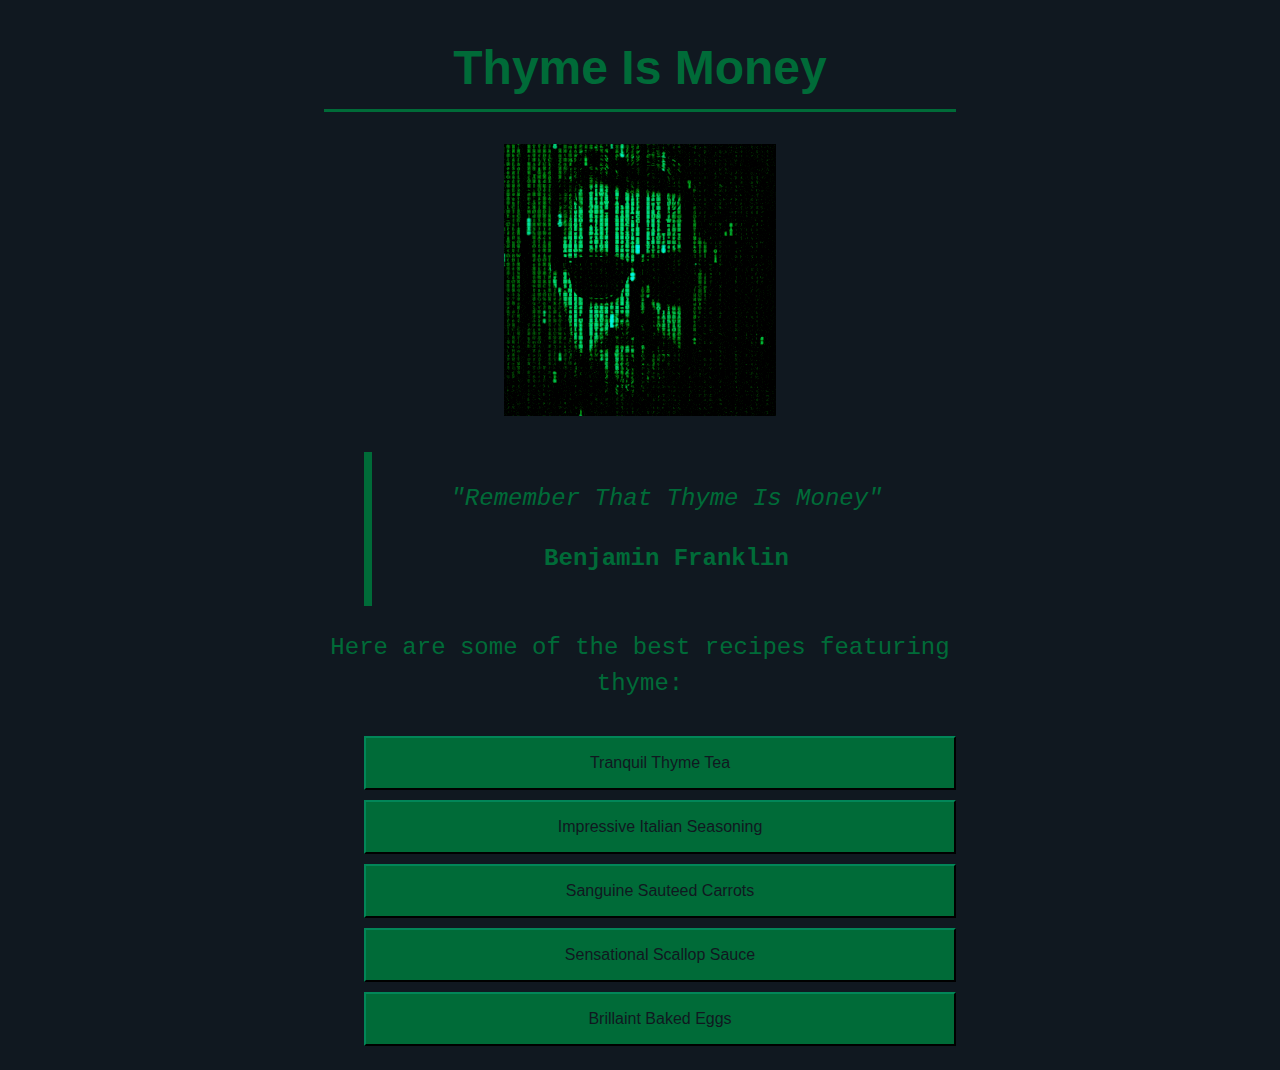
<file: index.html>
<!DOCTYPE html>
<html lang="en">
<head>
    <meta charset="UTF-8">
    <title>Thyme Is Money</title> 
    <link rel="stylesheet" href="styles.css">
</head>
<body>
    <div class="wrapper"> 
    <div>
    <h1>Thyme Is Money</h1>   
    </div>
    <img src="images/matrix.gif" alt="Matrix Gif" class="border">  
    <blockquote>
        "Remember That Thyme Is Money"
        <span>Benjamin Franklin</span>
    </blockquote>
    <p>Here are some of the best recipes featuring thyme:</p>  
        <div>
        <ul> 
            <a href="./recipes/thymetea.html"><button class="button">Tranquil Thyme Tea</button></a>
            <a href="./recipes/italianseasoning.html"><button class="button">Impressive Italian Seasoning</button></a>
            <a href="./recipes/sauteedcarrots.html"><button class="button">Sanguine Sauteed Carrots</button></a>
            <a href="./recipes/scallops.html"><button class="buton">Sensational Scallop Sauce</button></a>
            <a href="./recipes/simplebakedeggs.html"><button class="button">Brillaint Baked Eggs</button></a>
        </ul> 
        </div> 
    </div>
</body> 
</html>
</file>
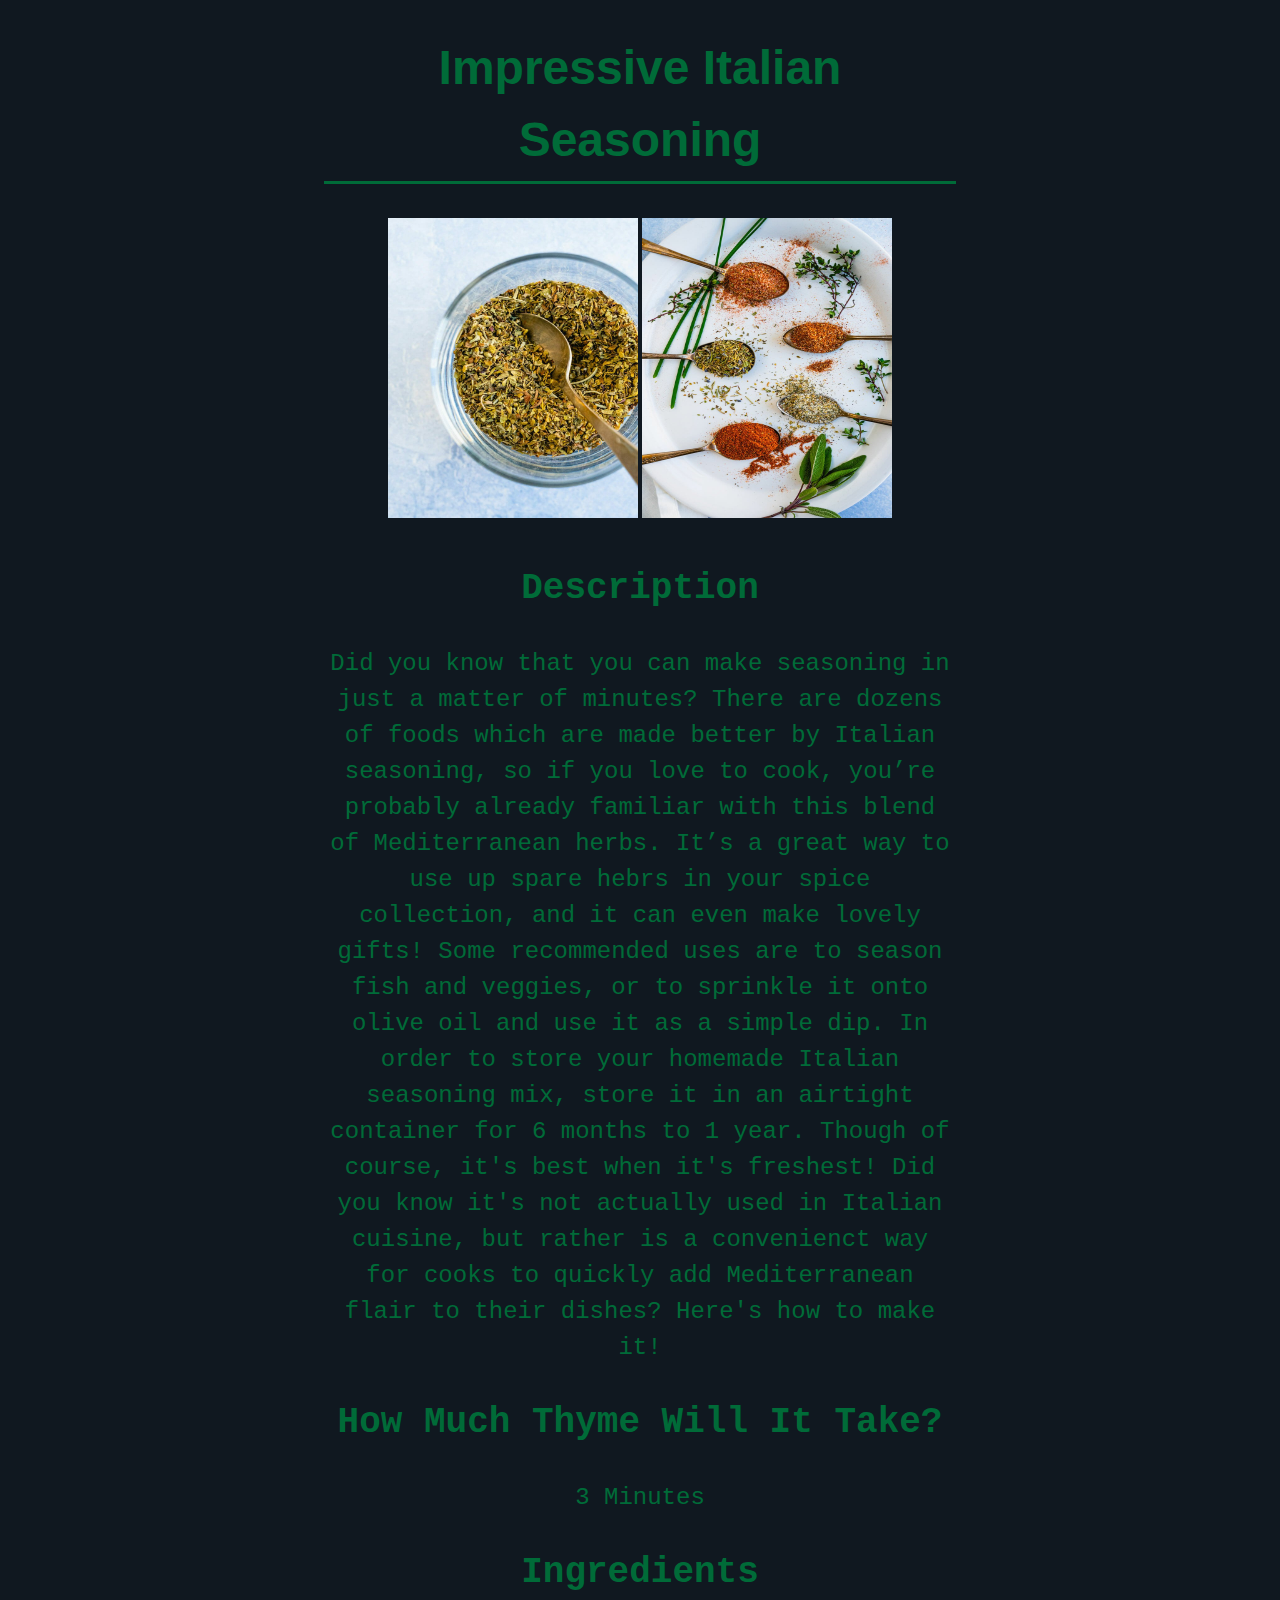
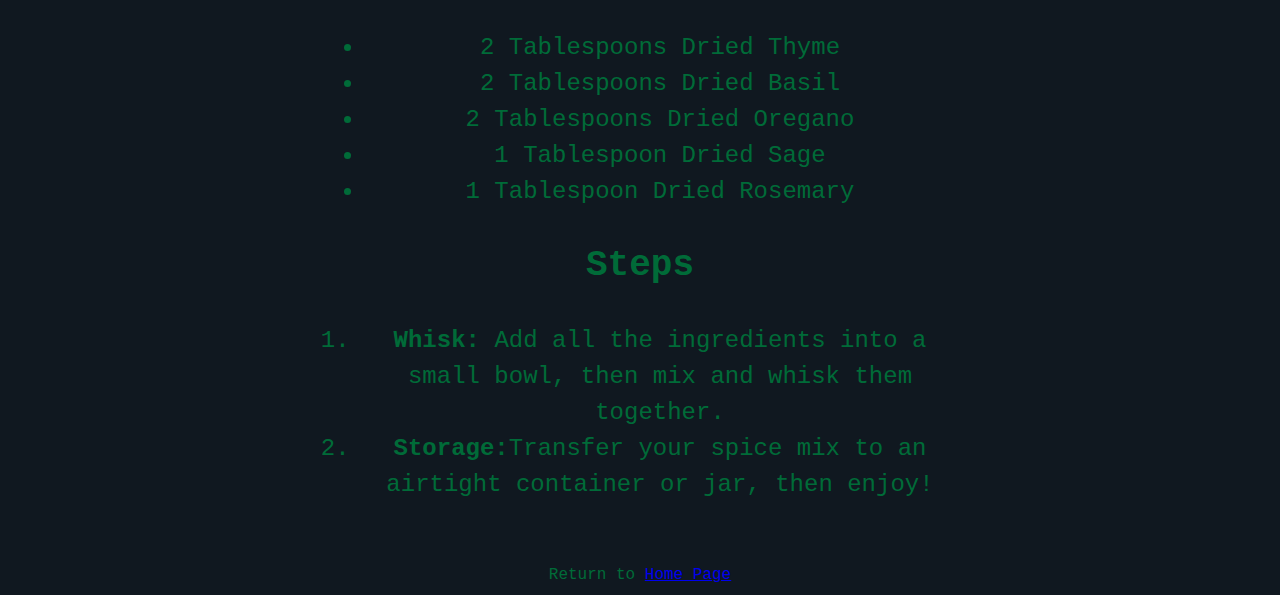
<file: recipes/italianseasoning.html>
<!DOCTYPE html>
<html lang="en">
<head>
    <meta charset="UTF-8">
    <title>Impressive Italian Seasoning</title> 
    <link rel="stylesheet" href="../styles.css">
</head>
<body>  
    <div class="wrapper"> 
    <h1>Impressive Italian Seasoning</h1> 
    <img src="../images/seasoning.jpg" alt="Picture Of Italian Seasoning" width="250" height="300" style="border:2px;margin:2px;"><img src="../images/seasoning2.jpg" alt="" width="250" height="300" style="border:2px;margin:2px"> 
    <h2>Description</h2>  
    <p>Did you know that you can make seasoning in just a matter of minutes? There are dozens of foods which are made better by Italian seasoning, so if you love to cook, you’re probably already familiar with this blend of Mediterranean herbs. It’s a great way to use up spare hebrs in your spice collection, and it can even make lovely gifts! Some recommended uses are to season fish and veggies, or to sprinkle it onto olive oil and use it as a simple dip. In order to store your homemade Italian seasoning mix, store it in an airtight container for 6 months to 1 year. Though of course, it's best when it's freshest! Did you know it's not actually used in Italian cuisine, but rather is a convenienct way for cooks to quickly add Mediterranean flair to their dishes? Here's how to make it!</p>
    <h2>How Much Thyme Will It Take?</h2>  
    <p>3 Minutes</p>
    <h2>Ingredients</h2> 
    <ul>  
        <li>2 Tablespoons Dried Thyme</li>  
        <li>2 Tablespoons Dried Basil</li> 
        <li>2 Tablespoons Dried Oregano</li> 
        <li>1 Tablespoon Dried Sage</li> 
        <li>1 Tablespoon Dried Rosemary</li> 
    </ul> 
    <h2>Steps</h2> 
    <ol>
        <li><strong>Whisk: </strong>Add all the ingredients into a small bowl, then mix and whisk them together.</li> 
        <li><strong>Storage:</strong>Transfer your spice mix to an airtight container or jar, then enjoy!</li>
    </ol> 
    </div>
</body> 
<br>
<footer>
    Return to <a href=../index.html>Home Page</a>
</footer>
</html>
</file>
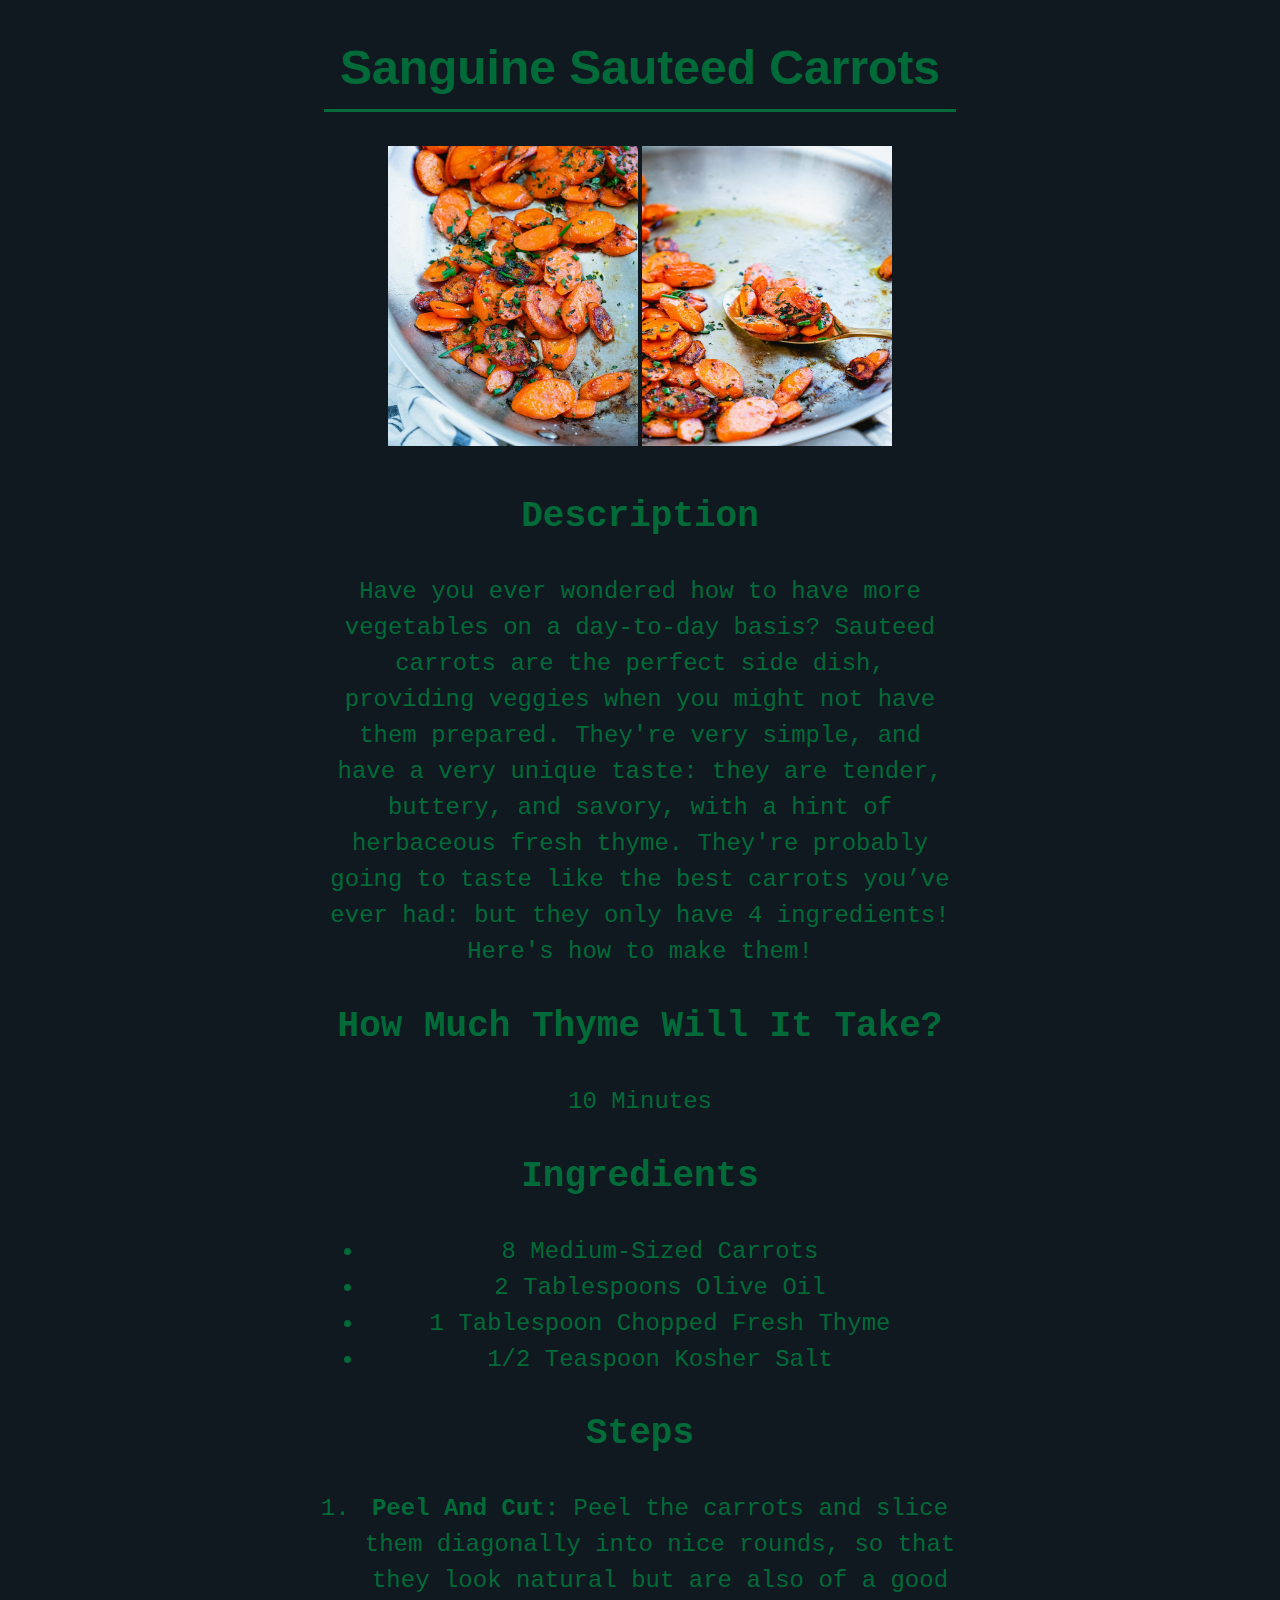
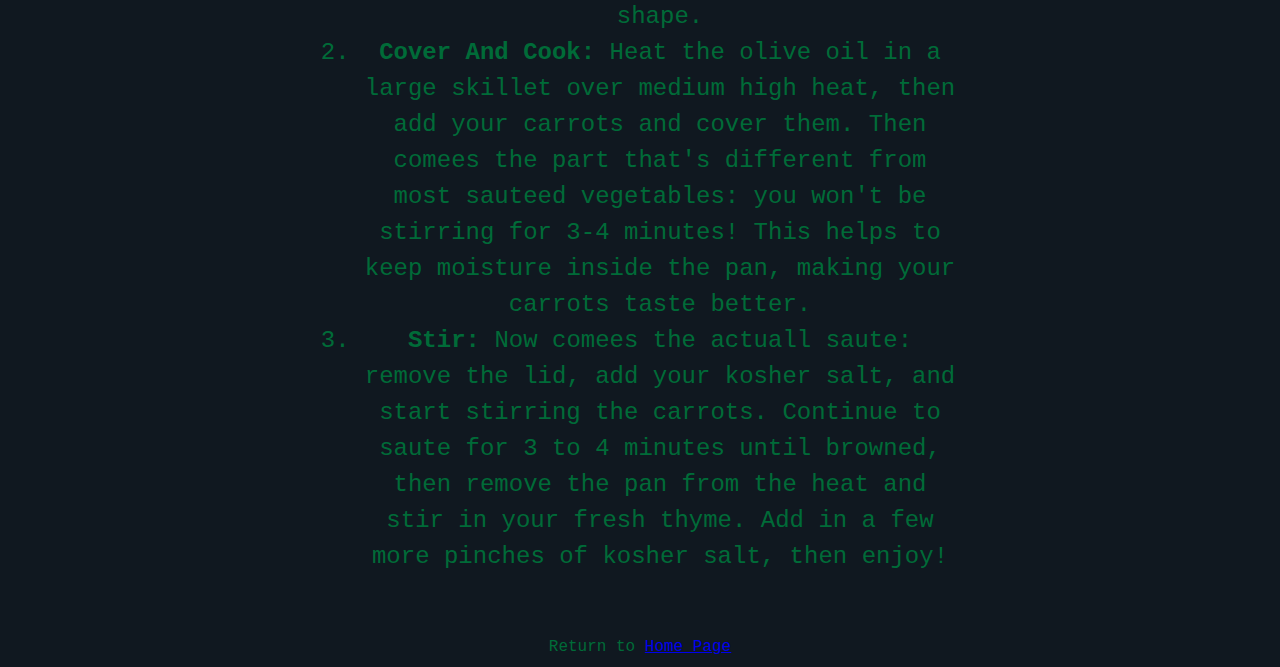
<file: recipes/sauteedcarrots.html>
<!DOCTYPE html>
<html lang="en">
<head>
    <meta charset="UTF-8">
    <title>Sanguine Sauteed Carrots</title> 
    <link rel="stylesheet" href="../styles.css">
</head>
<body> 
    <div class="wrapper"> 
    <h1>Sanguine Sauteed Carrots</h1>
    <img src="../images/sauteedcarrots.jpg" alt="Picture Of Sauteed Carrots" width="250" height="300" style="border:2px;margin:2px"><img src="../images/sauteedcarrots2.jpg" alt="" width="250" height="300" style="border:2px;margin:2px">
    <h2>Description</h2>  
    <p>Have you ever wondered how to have more vegetables on a day-to-day basis? Sauteed carrots are the perfect side dish, providing veggies when you might not have them prepared. They're very simple, and have a very unique taste: they are tender, buttery, and savory, with a hint of herbaceous fresh thyme. They're probably going to taste like the best carrots you’ve ever had: but they only have 4 ingredients! Here's how to make them!</p>
    <h2>How Much Thyme Will It Take?</h2>  
    <p>10 Minutes</p>
    <h2>Ingredients</h2>  
    <ul> 
        <li>8 Medium-Sized Carrots</li> 
        <li>2 Tablespoons Olive Oil</li> 
        <li>1 Tablespoon Chopped Fresh Thyme</li> 
        <li>1/2 Teaspoon Kosher Salt</li>
    </ul>
    <h2>Steps</h2> 
    <ol> 
        <li><strong>Peel And Cut: </strong>Peel the carrots and slice them diagonally into nice rounds, so that they look natural but are also of a good shape.</li> 
        <li><strong>Cover And Cook: </strong>Heat the olive oil in a large skillet over medium high heat, then add your carrots and cover them. Then comees the part that's different from most sauteed vegetables: you won't be stirring for 3-4 minutes! This helps to keep moisture inside the pan, making your carrots taste better.</li> 
        <li><strong>Stir: </strong>Now comees the actuall saute: remove the lid, add your kosher salt, and start stirring the carrots. Continue to saute for 3 to 4 minutes until browned, then remove the pan from the heat and stir in your fresh thyme. Add in a few more pinches of kosher salt, then enjoy!</li>
    </ol> 
    </div>
</body> 
<br>
<footer>
    Return to <a href=../index.html>Home Page</a>
</footer>
</html>
</file>
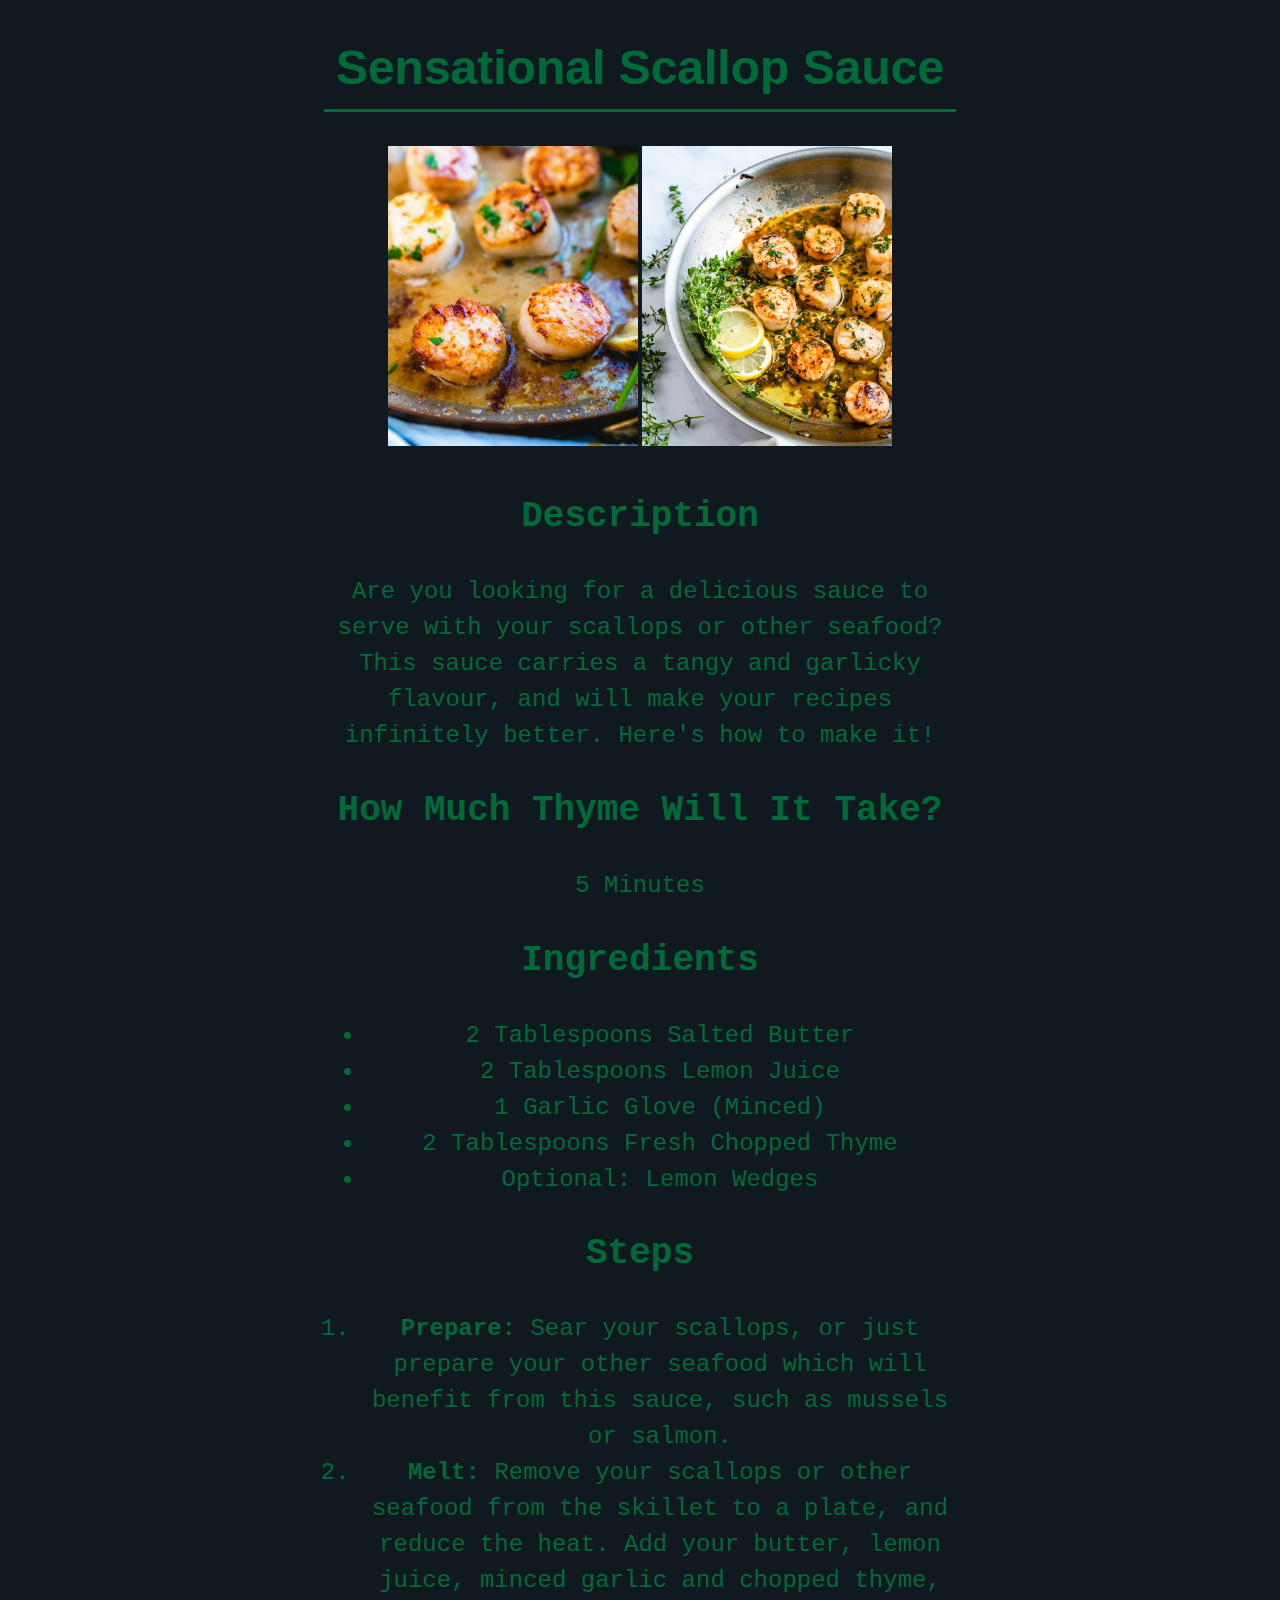
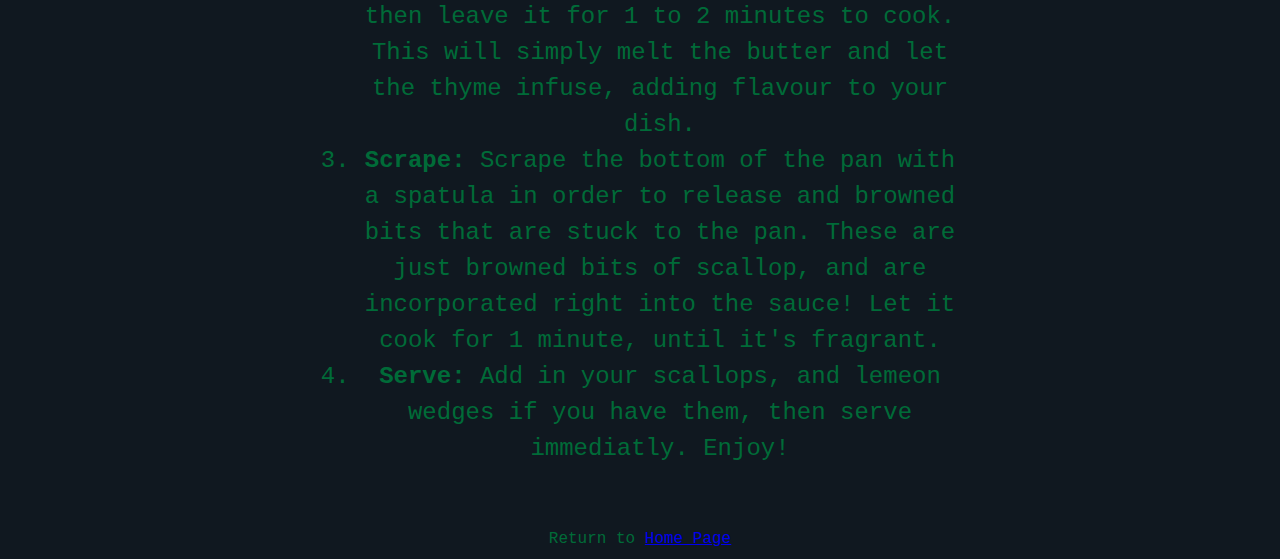
<file: recipes/scallops.html>
<!DOCTYPE html>
<html lang="en">
<head>
    <meta charset="UTF-8">
    <title>Sensational Scallop Sauce</title> 
    <link rel="stylesheet" href="../styles.css">
</head>
<body>  
    <div class="wrapper">
    <h1>Sensational Scallop Sauce</h1>
    <img src="../images/scallops.jpg" alt="Picture Of Scallops" width="250" height="300" style="border:2px;margin:2px"><img src="../images/scallops2.jpg" alt="" width="250" height="300" style="border:2px;margin:2px">
    <h2>Description</h2>  
    <p>Are you looking for a delicious sauce to serve with your scallops or other seafood? This sauce carries a tangy and garlicky flavour, and will make your recipes infinitely better. Here's how to make it!</p>
    <h2>How Much Thyme Will It Take?</h2>  
    <p>5 Minutes</p>
    <h2>Ingredients</h2> 
    <ul> 
        <li>2 Tablespoons Salted Butter</li> 
        <li>2 Tablespoons Lemon Juice</li> 
        <li>1 Garlic Glove (Minced)</li> 
        <li>2 Tablespoons Fresh Chopped Thyme</li> 
        <li>Optional: Lemon Wedges</li>
    </ul>
    <h2>Steps</h2> 
    <ol> 
        <li><strong>Prepare: </strong>Sear your scallops, or just prepare your other seafood which will benefit from this sauce, such as mussels or salmon.</li> 
        <li><strong>Melt: </strong>Remove your scallops or other seafood from the skillet to a plate, and reduce the heat. Add your butter, lemon juice, minced garlic and chopped thyme, then leave it for 1 to 2 minutes to cook. This will simply melt the butter and let the thyme infuse, adding flavour to your dish.</li>  
        <li><strong>Scrape: </strong>Scrape the bottom of the pan with a spatula in order to release and browned bits that are stuck to the pan. These are just browned bits of scallop, and are incorporated right into the sauce! Let it cook for 1 minute, until it's fragrant.</li> 
        <li><strong>Serve: </strong>Add in your scallops, and lemeon wedges if you have them, then serve immediatly. Enjoy!</li>
    </ol> 
    </div>
</body>  
<br>
<footer>
    Return to <a href=../index.html>Home Page</a>
</footer>
</html>
</file>
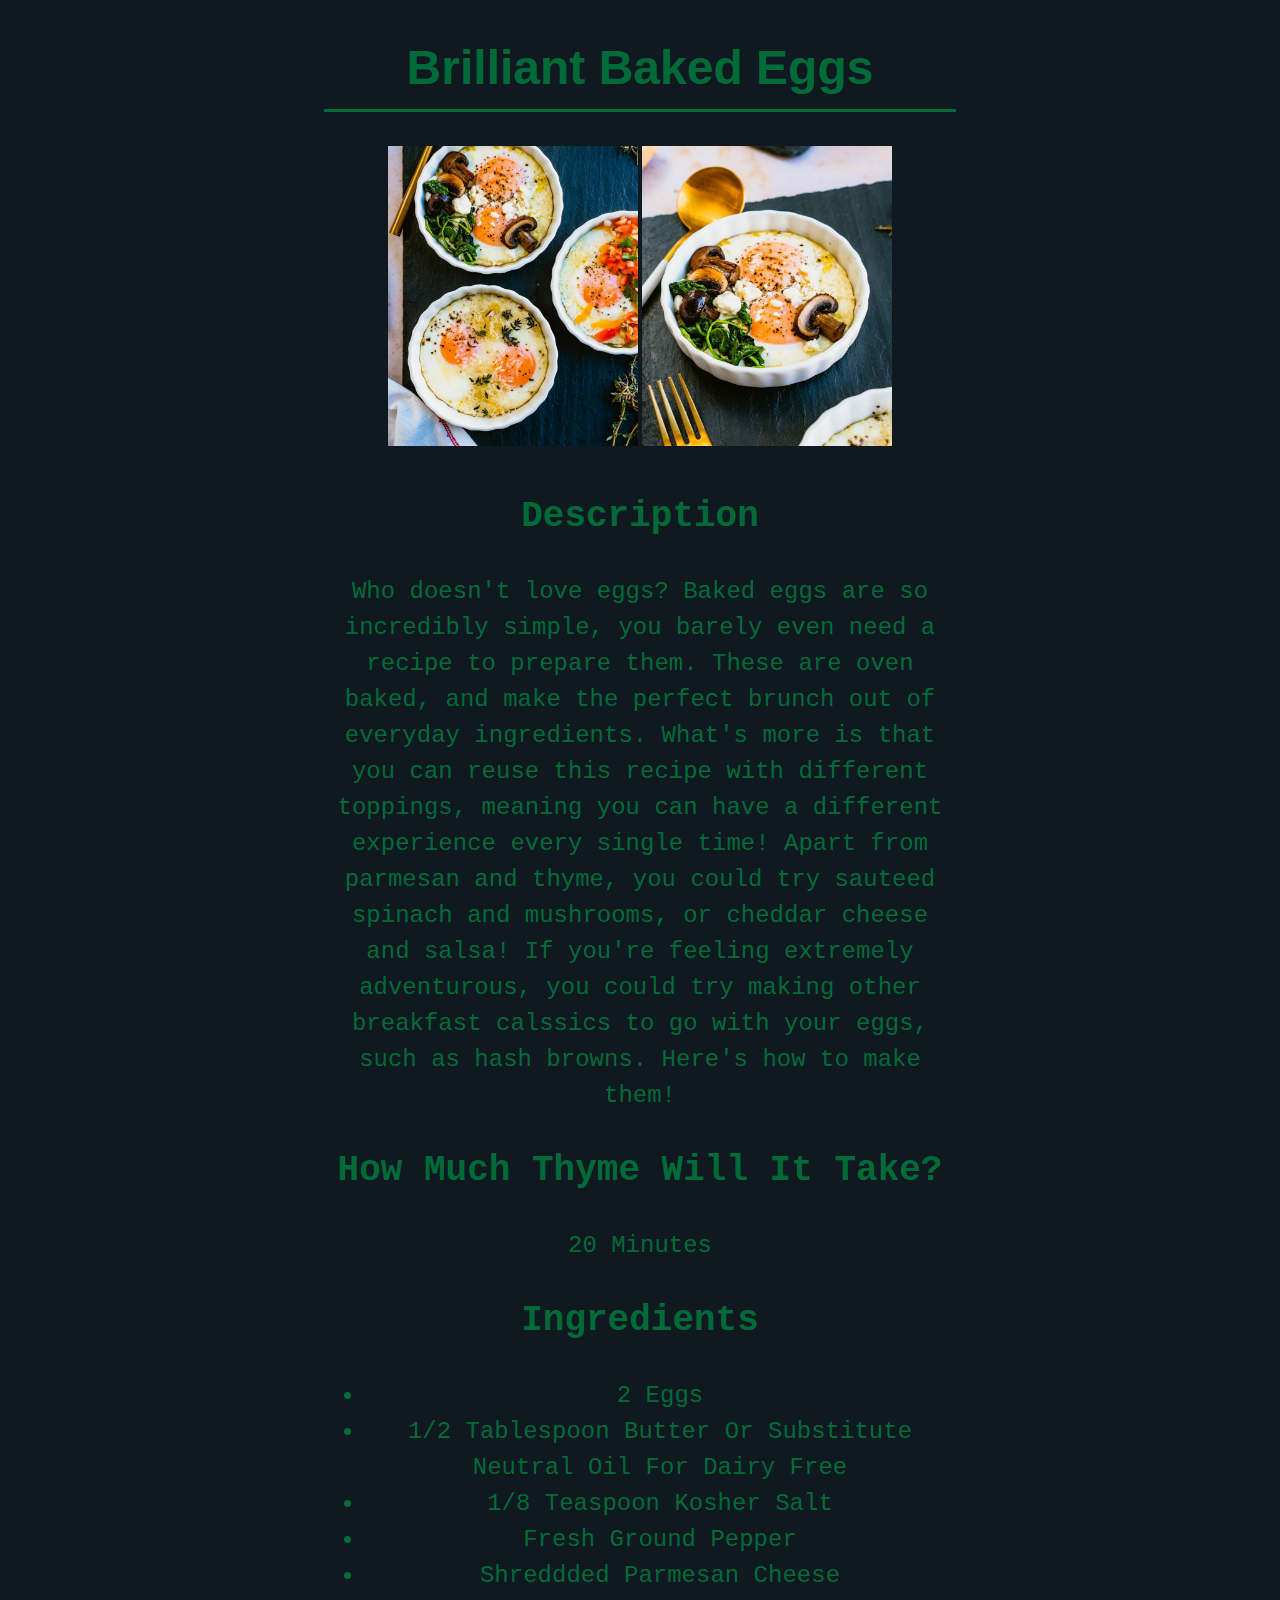
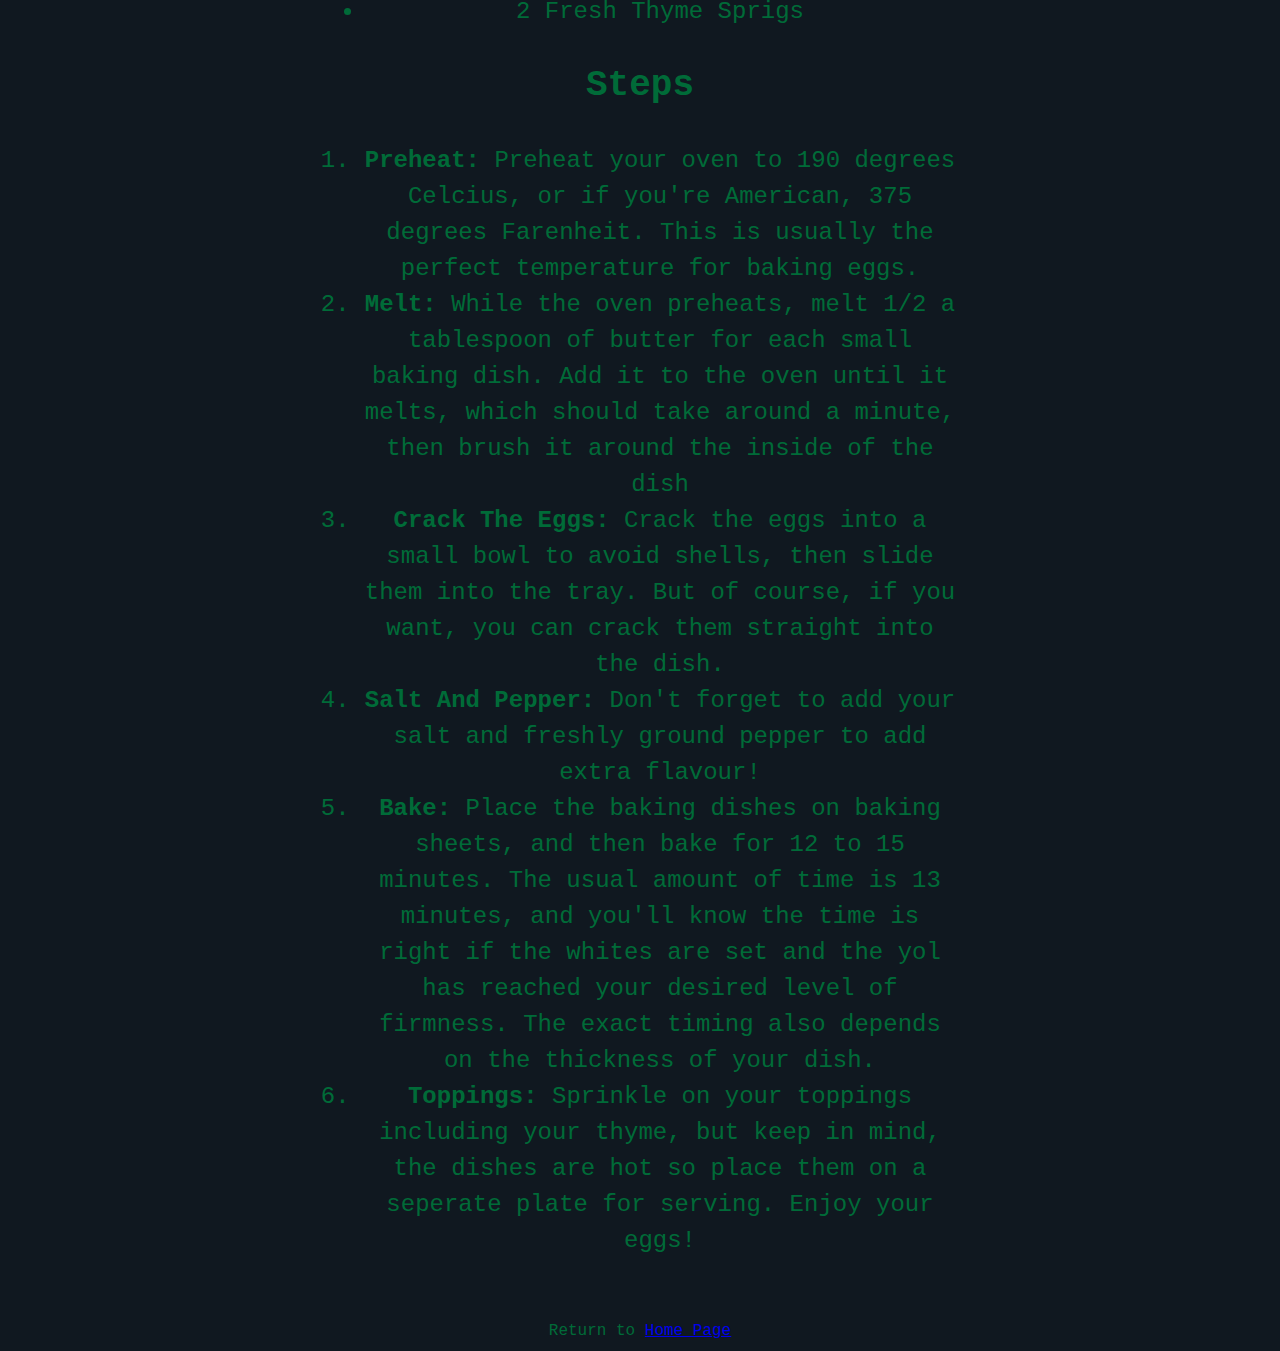
<file: recipes/simplebakedeggs.html>
<!DOCTYPE html>
<html lang="en">
<head>
    <meta charset="UTF-8">
    <title>Brilliant Baked Eggs</title> 
    <link rel="stylesheet" href="../styles.css">
</head>
<body>  
    <div class=wrapper>
    <h1>Brilliant Baked Eggs</h1>
    <img src="../images/eggs.jpg" alt="Picture Of Eggs" width="250" height="300" style="border:2px;margin:2px"><img src="../images/eggs2.jpg" alt="" width="250" height="300" style="border:2px;margin:2px">
    <h2>Description</h2>  
    <p>Who doesn't love eggs? Baked eggs are so incredibly simple, you barely even need a recipe to prepare them. These are oven baked, and make the perfect brunch out of everyday ingredients. What's more is that you can reuse this recipe with different toppings, meaning you can have a different experience every single time! Apart from parmesan and thyme, you could try sauteed spinach and mushrooms, or cheddar cheese and salsa! If you're feeling extremely adventurous, you could try making other breakfast calssics to go with your eggs, such as hash browns. Here's how to make them!</p>
    <h2>How Much Thyme Will It Take?</h2>  
    <p>20 Minutes</p>
    <h2>Ingredients</h2>   
    <ul> 
        <li>2 Eggs</li> 
        <li>1/2 Tablespoon Butter Or Substitute Neutral Oil For Dairy Free</li> 
        <li>1/8 Teaspoon Kosher Salt</li> 
        <li>Fresh Ground Pepper</li> 
        <li>Shreddded Parmesan Cheese</li>
        <li>2 Fresh Thyme Sprigs</li>
    </ul>
    <h2>Steps</h2>
    <ol> 
        <li><strong>Preheat: </strong>Preheat your oven to 190 degrees Celcius, or if you're American, 375 degrees Farenheit. This is usually the perfect temperature for baking eggs.</li> 
        <li><strong>Melt: </strong> While the oven preheats, melt 1/2 a tablespoon of butter for  each small baking dish. Add it to the oven until it melts, which should take around a minute, then brush it around the inside of the dish</li>  
        <li><strong>Crack The Eggs: </strong>Crack the eggs into a small bowl to avoid shells, then slide them into the tray. But of course, if you want, you can crack them straight into the dish.</li>  
        <li><strong>Salt And Pepper: </strong>Don't forget to add your salt and freshly ground pepper to add extra flavour!</li>
        <li><strong>Bake: </strong>Place the baking dishes on baking sheets, and then bake for 12 to 15 minutes. The usual amount of time is 13 minutes, and you'll know the time is right if the whites are set and the yol has reached your desired level of firmness. The exact timing also depends on the thickness of your dish. </li>
        <li><strong>Toppings: </strong>Sprinkle on your toppings including your thyme, but keep in mind, the dishes are hot so place them on a seperate plate for serving. Enjoy your eggs!</li>        
    </ol> 
    </div>
</body>  
<br>
<footer>
    Return to <a href=../index.html>Home Page</a>
</footer>
</html>
</file>
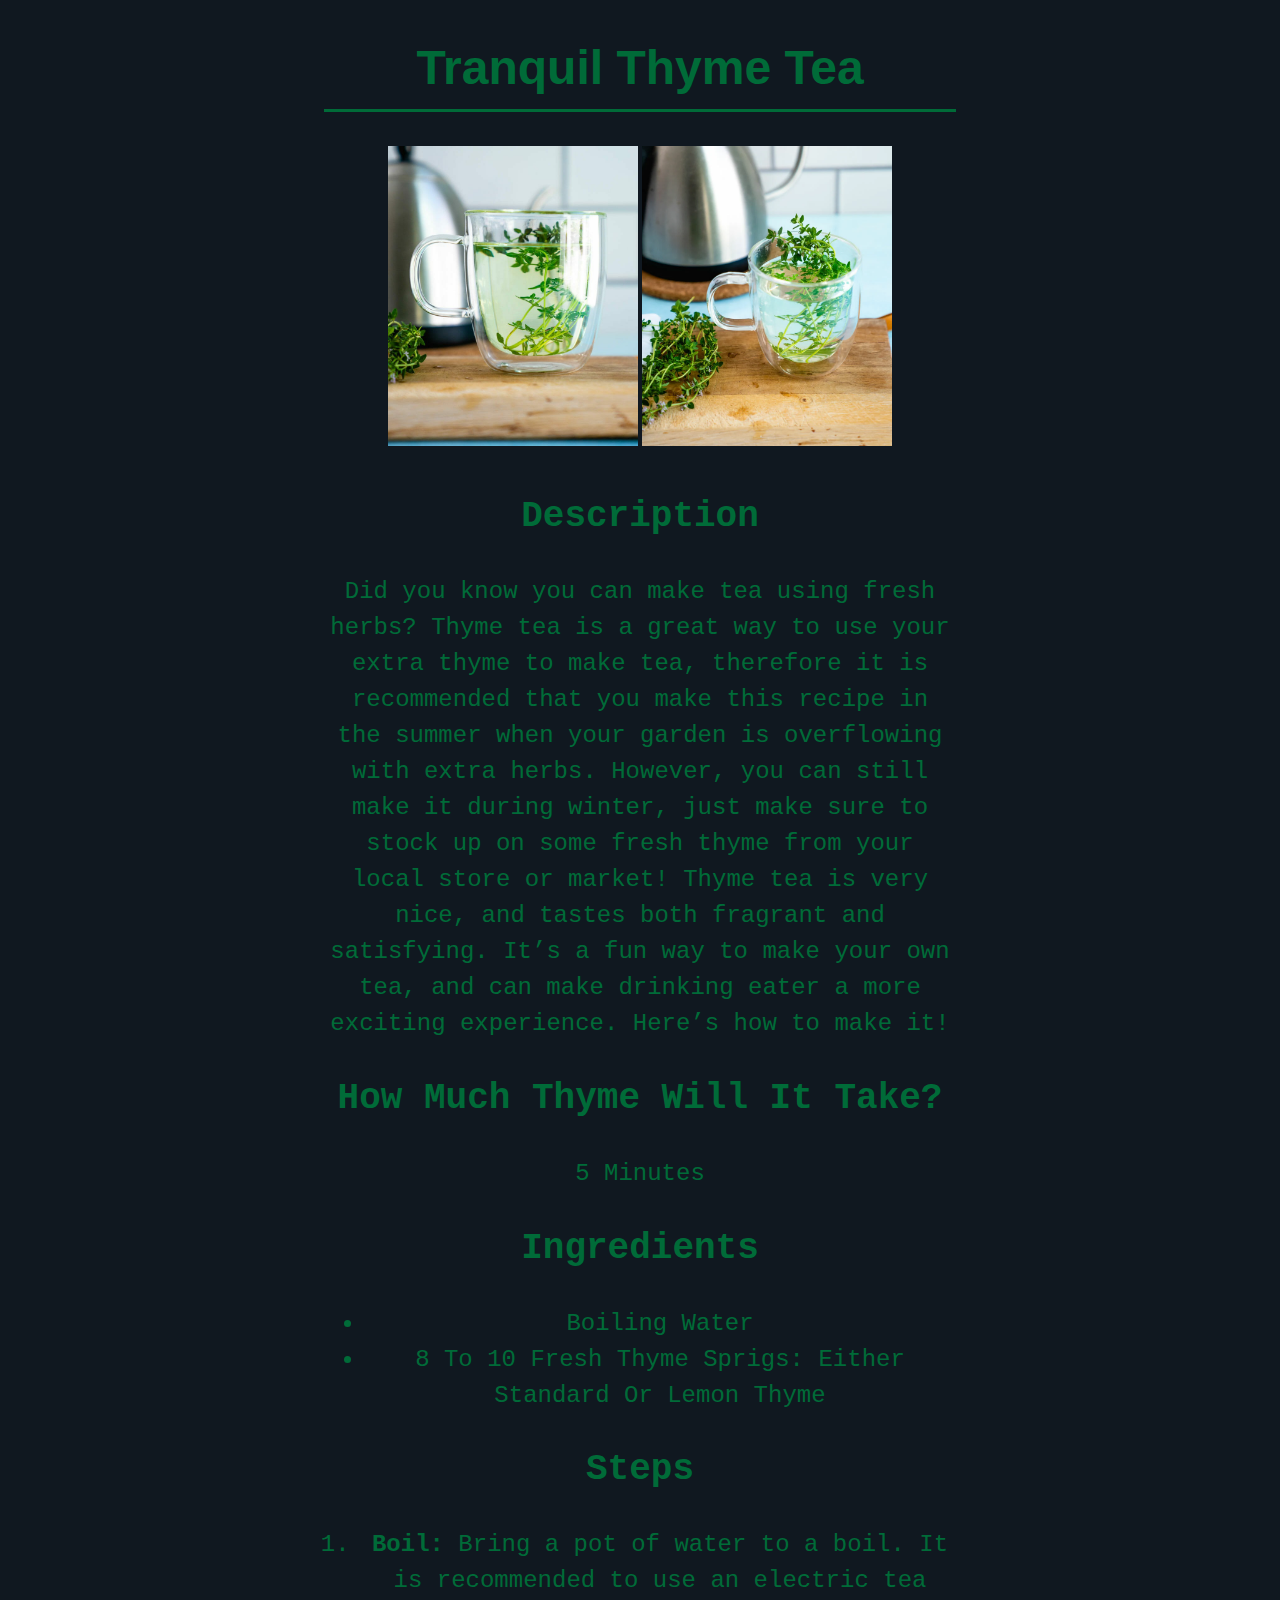
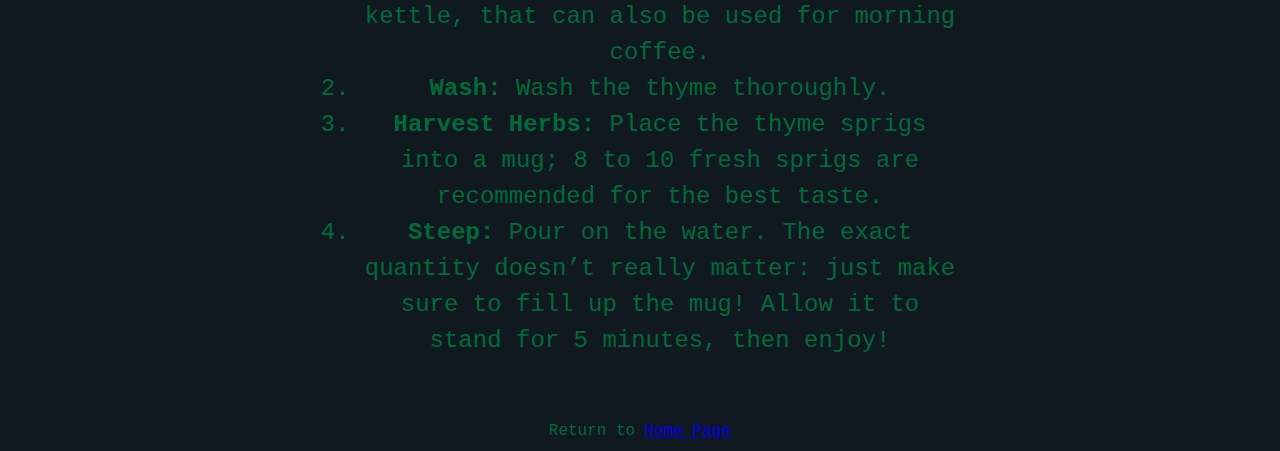
<file: recipes/thymetea.html>
<!DOCTYPE html>
<html lang="en">
<head>
    <meta charset="UTF-8">
    <title>Tranquil Thyme Tea</title> 
    <link rel="stylesheet" href="../styles.css">
</head>
<body>
    <div class="wrapper">
    <h1>Tranquil Thyme Tea</h1> 
    <img src="../images/thymetea.jpg" alt="Picture Of Thyme Tea" width="250" height="300" style="border:2px;margin:2px"><img src="../images/thymetea2.jpg" alt="" width="250" height="300" style="border:2px;margin:2px">
    <h2>Description</h2>
    <p>Did you know you can make tea using fresh herbs? Thyme tea is a great way to use your extra thyme to make tea, therefore it is recommended that you make this recipe in the summer when your garden is overflowing with extra herbs. However, you can still make it during winter, just make sure to stock up on some fresh thyme from your local store or market! Thyme tea is very nice, and tastes both fragrant and satisfying. It’s a fun way to make your own tea, and can make drinking eater a more exciting experience. Here’s how to make it!</p>
    <h2>How Much Thyme Will It Take?</h2> 
    <p>5 Minutes</p> 
    <h2>Ingredients</h2> 
    <ul>   
        <li>Boiling Water</li> 
        <li>8 To 10 Fresh Thyme Sprigs: Either Standard Or Lemon Thyme</li>
    </ul> 
    <h2>Steps</h2> 
    <ol>
        <li><strong>Boil: </strong>Bring a pot of water to a boil. It is recommended to use an electric tea kettle, that can also be used for morning coffee.</li> 
        <li><strong>Wash: </strong>Wash the thyme thoroughly.</li>  
        <li><strong>Harvest Herbs: </strong>Place the thyme sprigs into a mug; 8 to 10 fresh sprigs are recommended for the best taste.</li>
        <li><strong>Steep: </strong>Pour on the water. The exact quantity doesn’t really matter: just make sure to fill up the mug! Allow it to stand for 5 minutes, then enjoy!</li> 
    </ol> 
    </div>
</body>  
<br> 
<footer>
    Return to <a href=../index.html>Home Page</a>
</footer>
</html>
</file>
<file: styles.css>
body {  
    font-family:'Courier New', Courier, monospace;
    font-size: 24px;
    color: #006b38ff; 
    background-color: #101820ff; 
    text-align: center; 
    line-height: 1.5;
}

h1 {  
    font-family: "Avant Garde", Avantgarde, "Century Gothic", CenturyGothic, sans-serif;
    font-size: 48px; 
    border-bottom: 3px solid #006b38ff;
    padding-bottom: 5px;
}

.wrapper {
    margin-left: auto;
    margin-right: auto;
    width: 50%;
}

button {  
    width: 100%;
    color: #101820ff;
    background-color:#006b38ff; 
    border-color: #013221; 
    font-size: medium;
    cursor: pointer; 
    padding: 16px;
    margin-top: 10px; 

} 

button:hover { 
    background-color:#101820ff; 
    color: #006b38ff;
}  

blockquote {
    font-style:italic;
    padding: 1.2em 30px 1.2em 75px;
    border-left:8px solid #006b38ff;
    position: relative;
    background: #101820ff; 
    border-bottom: #013221;
}  

blockquote span{
    display:block;
    font-style: normal;
    font-weight: bold;
    margin-top: 1em; 
}

footer { 
    font-size: 16px;
}
</file>
